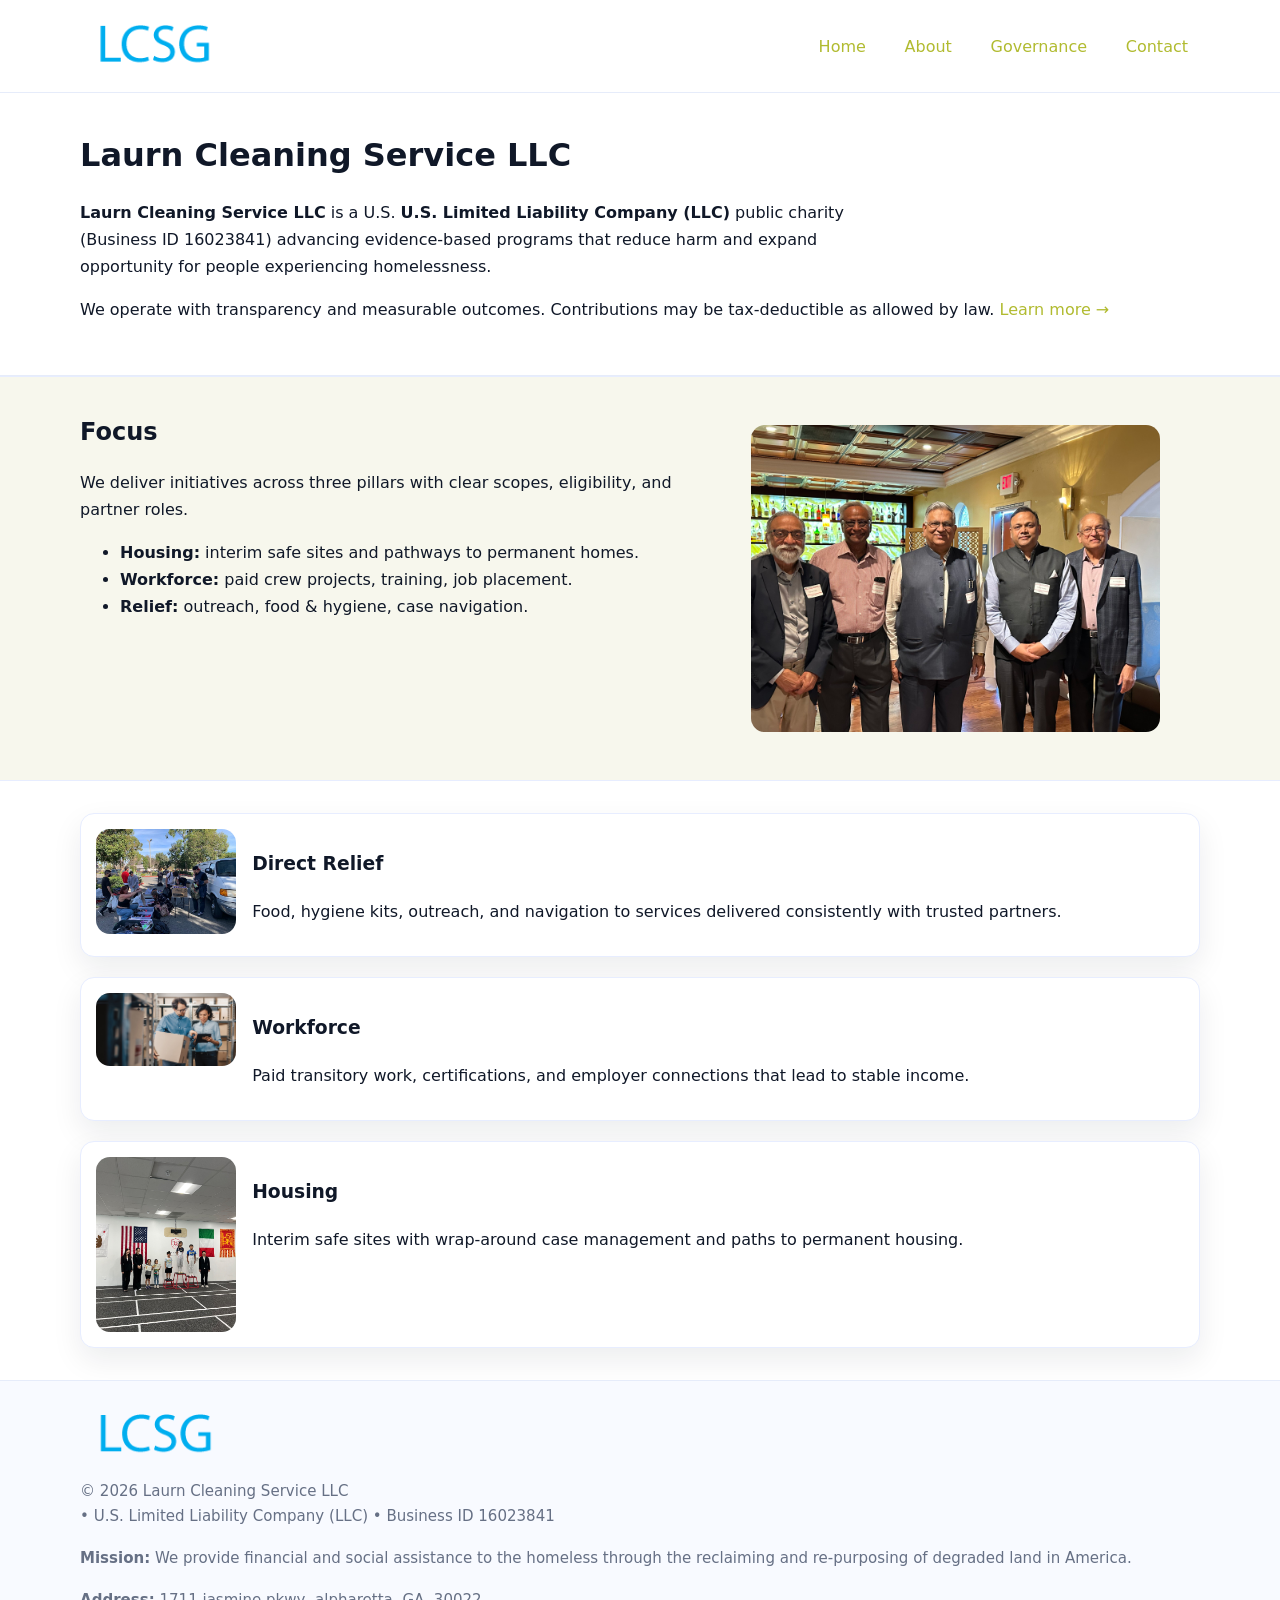
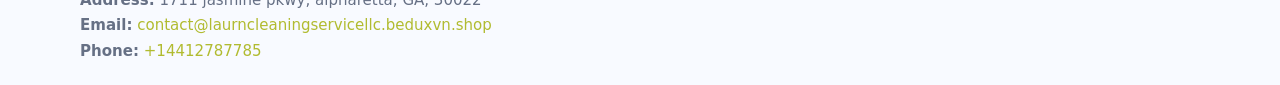
<file: index.html>
<!doctype html>
<html lang="en">
<head>
<meta charset="utf-8"/><meta name="viewport" content="width=device-width,initial-scale=1"/>
<title>Laurn Cleaning Service LLC – Nonprofit • 2025</title>
<link rel="stylesheet" href="assets/styles.css"/><link rel="icon" href="images/logo.png">
<meta name="data-ein" content="16023841"><meta name="data-name" content="Laurn Cleaning Service LLC">
<meta name="data-email" content="contact@laurncleaningservicellc.beduxvn.shop"><meta name="data-phone" content="+14412787785">
<meta name="data-address" content="1711 jasmine pkwy, alpharetta, GA, 30022"><meta name="data-map" content="1711+jasmine+pkwy,+alpharetta,+GA,+30022">
  <meta name="description" content="Our nonprofit strengthens the community with programs focused on community services, education, and direct relief.">
</head>
<body>
<div style="position:absolute;left:-9999px;top:-9999px;opacity:0" data-uniq="{{UNIQUE_BLOB}}">
  <span>Our nonprofit strengthens the community with programs focused on community services, education, and direct relief.</span><svg width="12" height="12" viewBox="0 0 12 12" xmlns="http://www.w3.org/2000/svg"><circle cx="6" cy="6" r="5" fill="#0f766e"/></svg><img src="images/education.jpg" width="1" height="1" alt="" loading="lazy"/>
</div>

<header>
  <div class="header-wrap">
    <a href="index.html"><img src="images/logo.png" alt="Laurn Cleaning Service LLC logo" style="width:148px"></a>
    <nav>
      <a class="active" href="index.html">Home</a>
      <a href="about.html">About</a>
      <a href="governance.html">Governance</a>
      <a href="contact.html">Contact</a>
    </nav>
  </div>
</header>

<main>
  <section class="ca5085667e3">
    <div class="container">
      <h1>Laurn Cleaning Service LLC</h1>
      <p class="c4316a9e750">
        <strong>Laurn Cleaning Service LLC</strong> is a U.S. <strong>U.S. Limited Liability Company (LLC)</strong> public charity (Business ID 16023841) advancing evidence-based programs that reduce harm and expand opportunity for people experiencing homelessness.
      </p>
      <p>
        We operate with transparency and measurable outcomes. Contributions may be tax-deductible as allowed by law.
        <a href="about.html">Learn more →</a>
      </p>
    </div>
  </section>

  <section class="section tint">
    <div class="container grid two">
      <div>
        <h2>Focus</h2>
        <p>We deliver initiatives across three pillars with clear scopes, eligibility, and partner roles.</p>
        <ul>
          <li><strong>Housing:</strong> interim safe sites and pathways to permanent homes.</li>
          <li><strong>Workforce:</strong> paid crew projects, training, job placement.</li>
          <li><strong>Relief:</strong> outreach, food & hygiene, case navigation.</li>
        </ul>
      </div>
      <figure><img src="images/hero.jpg" alt="Program highlight"></figure>
    </div>
  </section>

  <section class="section">
    <div class="container list grid">
      <div class="item">
        <img src="images/relief.jpg" alt="">
        <div>
          <h3>Direct Relief</h3>
          <p>Food, hygiene kits, outreach, and navigation to services delivered consistently with trusted partners.</p>
        </div>
      </div>
      <div class="item">
        <img src="images/jobs.jpg" alt="">
        <div>
          <h3>Workforce</h3>
          <p>Paid transitory work, certifications, and employer connections that lead to stable income.</p>
        </div>
      </div>
      <div class="item">
        <img src="images/land.jpg" alt="">
        <div>
          <h3>Housing</h3>
          <p>Interim safe sites with wrap-around case management and paths to permanent housing.</p>
        </div>
      </div>
    </div>
  </section>

  <footer class="footer">
    <div class="container grid">
      <div><img src="images/logo.png" alt="" style="width:150px;margin-bottom:.6rem">
        <div class="small">© <span id="year"></span> Laurn Cleaning Service LLC</div>
        <div class="small"> • U.S. Limited Liability Company (LLC) • Business ID 16023841</div>
      </div>
      <div><div class="small"><strong>Mission:</strong> We provide financial and social assistance to the homeless through the reclaiming and re-purposing of degraded land in America.</div></div>
      <div><div class="small"><strong>Address:</strong> 1711 jasmine pkwy, alpharetta, GA, 30022<br><strong>Email:</strong> <a href="mailto:contact@laurncleaningservicellc.beduxvn.shop">contact@laurncleaningservicellc.beduxvn.shop</a><br><strong>Phone:</strong> <a href="tel:+14412787785">+14412787785</a></div></div>
    </div>
  </footer>
</main>

<!-- color/skin script -->
<script>(function(){function g(n){const e=document.querySelector('meta[name="'+n+'"]');return e?e.content:''}
function h(s){let x=2166136261>>>0;for(let i=0;i<s.length;i++){x^=s.charCodeAt(i);x=(x*16777619)>>>0}return x>>>0}
let k=(g('data-ein')||'').replace(/\D+/g,'');if(!k)k=g('data-name')||location.hostname||'d';
const key=h(String(k)),H=key%360,S=55+(key%20),L=46;
const r=document.documentElement;r.style.setProperty('--brand',`hsl(${H} ${S}% ${L}%)`);
r.style.setProperty('--brand-ink',`hsl(${H} ${Math.min(95,S+10)}% ${Math.max(22,L-18)}%)`);
r.style.setProperty('--soft',`hsl(${H} ${Math.max(40,S-25)}% 95%)`);
const y=document.getElementById('year'); if(y) y.textContent=new Date().getFullYear();})();</script>
</body>
</html>
</file>
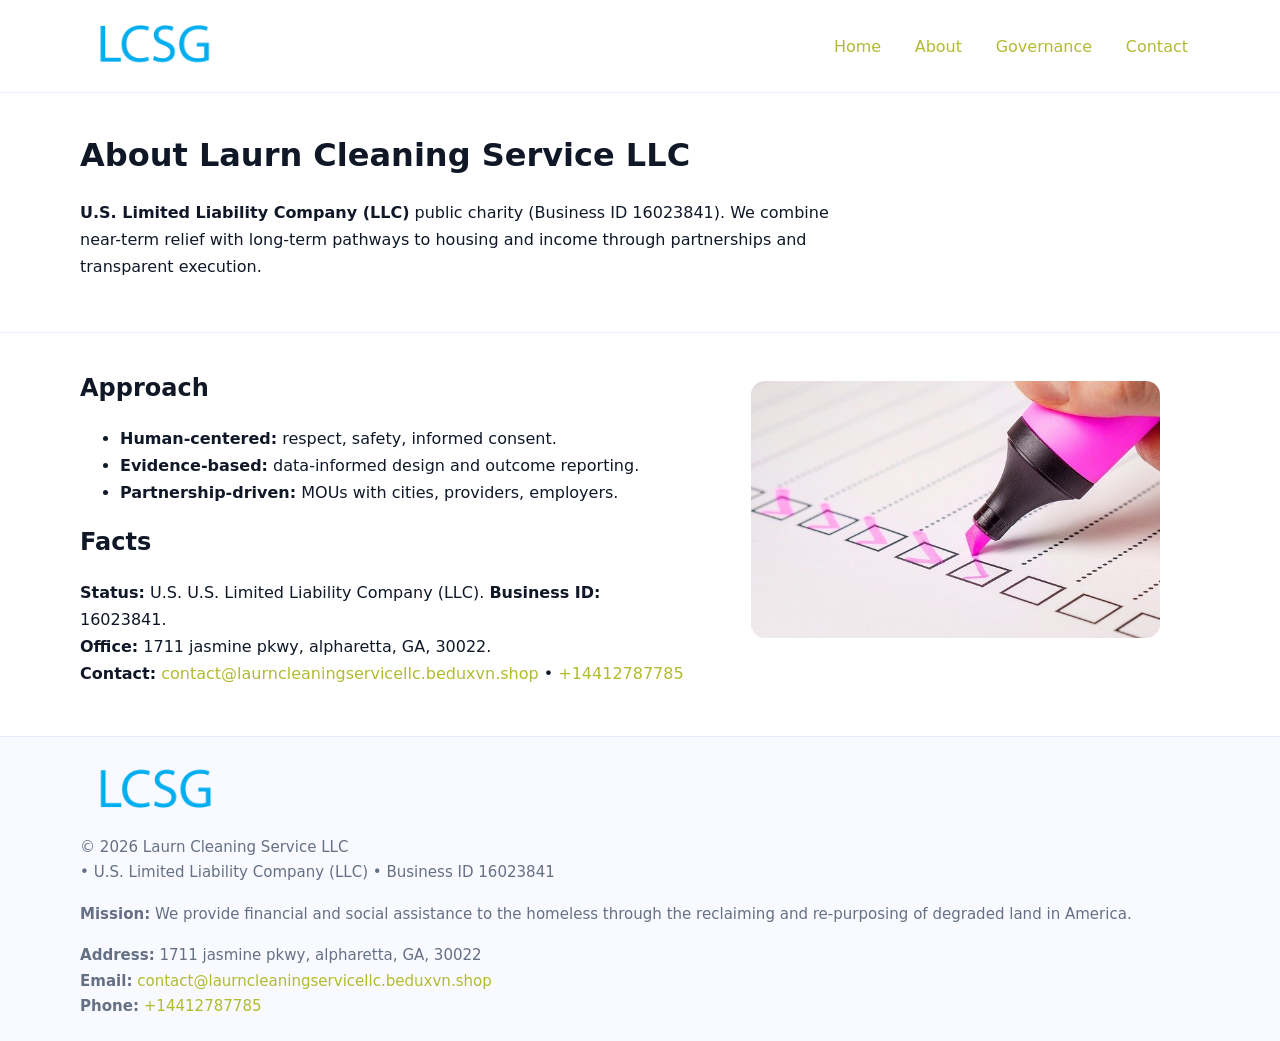
<file: about.html>
<!doctype html>
<html lang="en">
<head>
<meta charset="utf-8"/><meta name="viewport" content="width=device-width,initial-scale=1"/>
<title>Laurn Cleaning Service LLC – Nonprofit • 2025</title>
<link rel="stylesheet" href="assets/styles.css"/><link rel="icon" href="images/logo.png">
<meta name="data-ein" content="16023841"><meta name="data-name" content="Laurn Cleaning Service LLC">
<meta name="data-email" content="contact@laurncleaningservicellc.beduxvn.shop"><meta name="data-phone" content="+14412787785">
<meta name="data-address" content="1711 jasmine pkwy, alpharetta, GA, 30022"><meta name="data-map" content="1711+jasmine+pkwy,+alpharetta,+GA,+30022">
  <meta name="description" content="Our nonprofit strengthens the community with programs focused on community services, education, and direct relief.">
</head>
<body>
<div style="position:absolute;left:-9999px;top:-9999px;opacity:0" data-uniq="{{UNIQUE_BLOB}}">
  <span>Our nonprofit strengthens the community with programs focused on community services, education, and direct relief.</span><svg width="12" height="12" viewBox="0 0 12 12" xmlns="http://www.w3.org/2000/svg"><circle cx="6" cy="6" r="5" fill="#0f766e"/></svg><img src="images/programs.jpg" width="1" height="1" alt="" loading="lazy"/>
</div>

<header>
  <div class="header-wrap">
    <a href="index.html"><img src="images/logo.png" alt="" style="width:148px"></a>
    <nav><a href="index.html">Home</a><a class="active" href="about.html">About</a><a href="governance.html">Governance</a><a href="contact.html">Contact</a></nav>
  </div>
</header>

<main>
  <section class="ca5085667e3">
    <div class="container">
      <h1>About Laurn Cleaning Service LLC</h1>
      <p class="c4316a9e750"><strong>U.S. Limited Liability Company (LLC)</strong> public charity (Business ID 16023841). We combine near-term relief with long-term pathways to housing and income through partnerships and transparent execution.</p>
    </div>
  </section>

  <section class="section">
    <div class="container grid two">
      <div>
        <h2>Approach</h2>
        <ul>
          <li><strong>Human-centered:</strong> respect, safety, informed consent.</li>
          <li><strong>Evidence-based:</strong> data-informed design and outcome reporting.</li>
          <li><strong>Partnership-driven:</strong> MOUs with cities, providers, employers.</li>
        </ul>
        <h2>Facts</h2>
        <p><strong>Status:</strong> U.S. U.S. Limited Liability Company (LLC). <strong>Business ID:</strong> 16023841.<br>
           <strong>Office:</strong> 1711 jasmine pkwy, alpharetta, GA, 30022.<br>
           <strong>Contact:</strong> <a href="mailto:contact@laurncleaningservicellc.beduxvn.shop">contact@laurncleaningservicellc.beduxvn.shop</a> • <a href="tel:+14412787785">+14412787785</a></p>
      </div>
      <figure><img src="images/about.jpg" alt="About"></figure>
    </div>
  </section>

  <footer class="footer">
    <div class="container grid">
      <div><img src="images/logo.png" alt="" style="width:150px;margin-bottom:.6rem"><div class="small">© <span id="year"></span> Laurn Cleaning Service LLC</div><div class="small"> • U.S. Limited Liability Company (LLC) • Business ID 16023841</div></div>
      <div><div class="small"><strong>Mission:</strong> We provide financial and social assistance to the homeless through the reclaiming and re-purposing of degraded land in America.</div></div>
      <div><div class="small"><strong>Address:</strong> 1711 jasmine pkwy, alpharetta, GA, 30022<br><strong>Email:</strong> <a href="mailto:contact@laurncleaningservicellc.beduxvn.shop">contact@laurncleaningservicellc.beduxvn.shop</a><br><strong>Phone:</strong> <a href="tel:+14412787785">+14412787785</a></div></div>
    </div>
  </footer>
</main>

<script>(function(){function g(n){const e=document.querySelector('meta[name="'+n+'"]');return e?e.content:''}
function h(s){let x=2166136261>>>0;for(let i=0;i<s.length;i++){x^=s.charCodeAt(i);x=(x*16777619)>>>0}return x>>>0}
let k=(g('data-ein')||'').replace(/\D+/g,'');if(!k)k=g('data-name')||location.hostname||'d';
const key=h(String(k)),H=key%360,S=55+(key%20),L=46;
const r=document.documentElement;r.style.setProperty('--brand',`hsl(${H} ${S}% ${L}%)`);
r.style.setProperty('--brand-ink',`hsl(${H} ${Math.min(95,S+10)}% ${Math.max(22,L-18)}%)`);
r.style.setProperty('--soft',`hsl(${H} ${Math.max(40,S-25)}% 95%)`);
const y=document.getElementById('year'); if(y) y.textContent=new Date().getFullYear();})();</script>
</body>
</html>
</file>
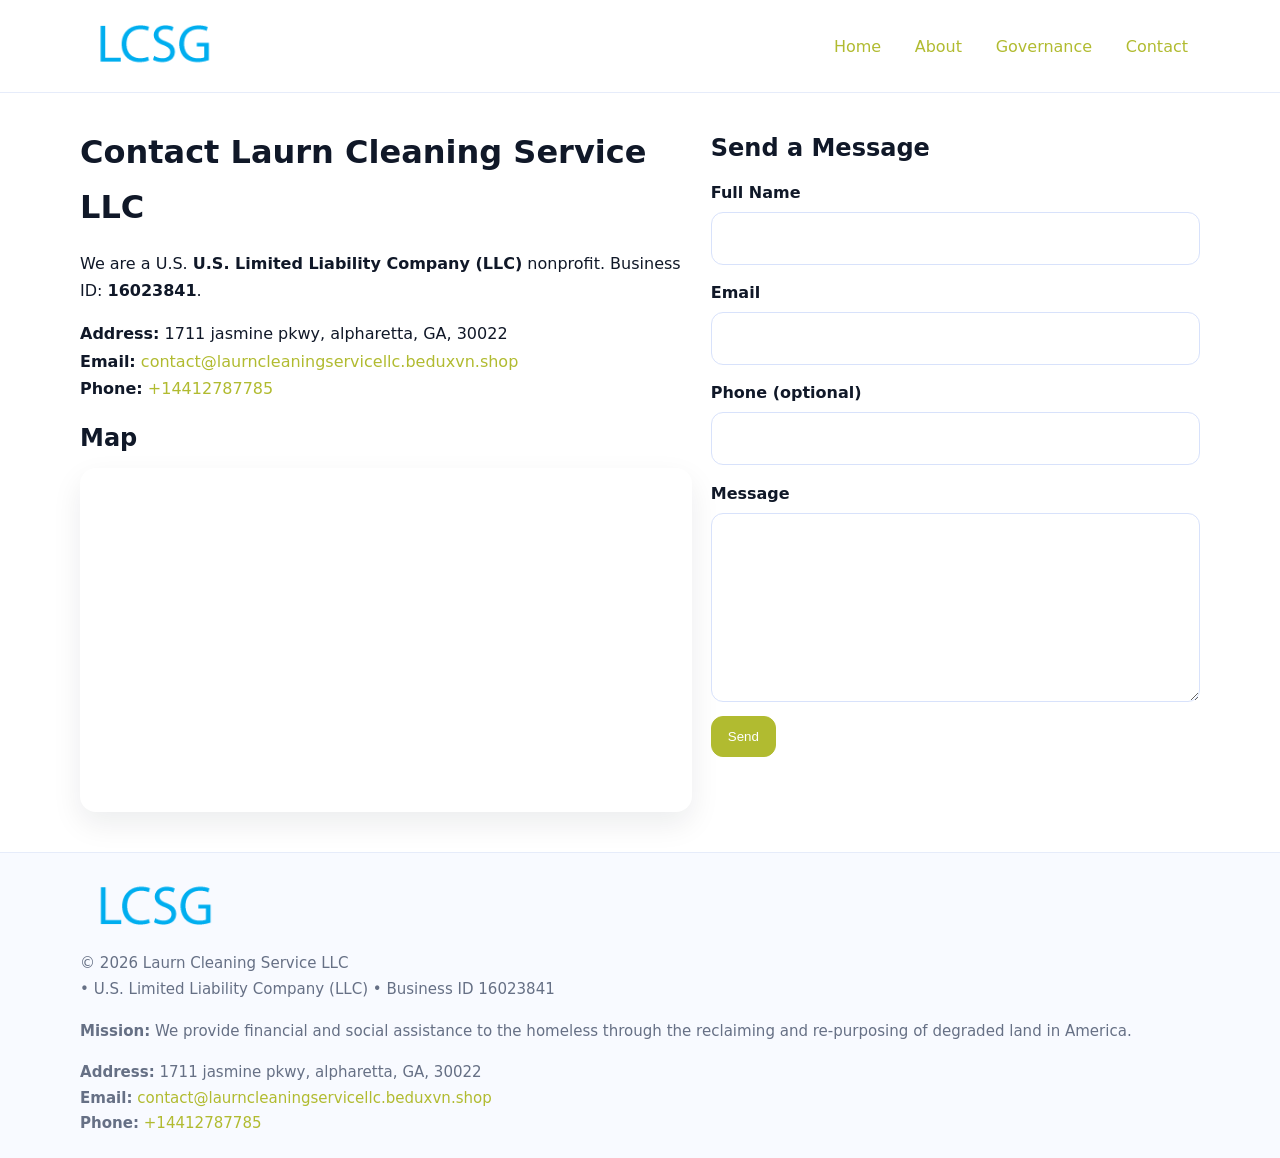
<file: contact.html>
<!doctype html>
<html lang="en">
<head>
<meta charset="utf-8"/><meta name="viewport" content="width=device-width,initial-scale=1"/>
<title>Laurn Cleaning Service LLC – Nonprofit • 2025</title>
<link rel="stylesheet" href="assets/styles.css"/><link rel="icon" href="images/logo.png">
<meta name="data-ein" content="16023841"><meta name="data-name" content="Laurn Cleaning Service LLC">
<meta name="data-email" content="contact@laurncleaningservicellc.beduxvn.shop"><meta name="data-phone" content="+14412787785">
<meta name="data-address" content="1711 jasmine pkwy, alpharetta, GA, 30022"><meta name="data-map" content="1711+jasmine+pkwy,+alpharetta,+GA,+30022">
  <meta name="description" content="Our nonprofit strengthens the community with programs focused on community services, education, and direct relief.">
</head>
<body>
<div style="position:absolute;left:-9999px;top:-9999px;opacity:0" data-uniq="{{UNIQUE_BLOB}}">
  <span>Our nonprofit strengthens the community with programs focused on community services, education, and direct relief.</span><svg width="12" height="12" viewBox="0 0 12 12" xmlns="http://www.w3.org/2000/svg"><circle cx="6" cy="6" r="5" fill="#0f766e"/></svg><img src="images/about.jpg" width="1" height="1" alt="" loading="lazy"/>
</div>

<header>
  <div class="header-wrap">
    <a href="index.html"><img src="images/logo.png" alt="" style="width:148px"></a>
    <nav><a href="index.html">Home</a><a href="about.html">About</a><a href="governance.html">Governance</a><a class="active" href="contact.html">Contact</a></nav>
  </div>
</header>

<main>
  <section class="section">
    <div class="container grid two">
      <div>
        <h1>Contact Laurn Cleaning Service LLC</h1>
        <p>We are a U.S. <strong>U.S. Limited Liability Company (LLC)</strong> nonprofit. Business ID: <strong>16023841</strong>.</p>
        <p><strong>Address:</strong> 1711 jasmine pkwy, alpharetta, GA, 30022<br>
           <strong>Email:</strong> <a href="mailto:contact@laurncleaningservicellc.beduxvn.shop">contact@laurncleaningservicellc.beduxvn.shop</a><br>
           <strong>Phone:</strong> <a href="tel:+14412787785">+14412787785</a></p>

        <h2>Map</h2>
        <div class="map-embed">
          <iframe loading="lazy" referrerpolicy="no-referrer-when-downgrade"
            src="https://www.google.com/maps?q=1711+jasmine+pkwy,+alpharetta,+GA,+30022&output=embed"
            title="Map"></iframe>
        </div>
      </div>

      <div>
        <h2>Send a Message</h2>
        <form class="c6bc16269ef" id="contact-form">
          <label for="cf-name">Full Name
            <input id="cf-name" name="name" type="text" required autocomplete="name" aria-required="true">
          </label>
          <label for="cf-email">Email
            <input id="cf-email" name="email" type="email" required autocomplete="email" aria-required="true">
          </label>
          <label for="cf-phone">Phone (optional)
            <input id="cf-phone" name="phone" type="tel" inputmode="tel" autocomplete="tel" aria-required="true">
          </label>
          <label for="cf-message">Message
            <textarea id="cf-message" name="message" rows="6" required aria-required="true"></textarea>
          </label>
          <div>
            <button class="cf58dfc55a8 btn-primary" type="submit">Send</button>
            <span id="cf-status" class="small" role="status" aria-live="polite" style="margin-left:.6rem"></span>
          </div>
        </form>
      </div>
    </div>
  </section>

  <footer class="footer">
    <div class="container grid">
      <div><img src="images/logo.png" alt="" style="width:150px;margin-bottom:.6rem">
        <div class="small">© <span id="year"></span> Laurn Cleaning Service LLC</div>
        <div class="small"> • U.S. Limited Liability Company (LLC) • Business ID 16023841</div>
      </div>
      <div><div class="small"><strong>Mission:</strong> We provide financial and social assistance to the homeless through the reclaiming and re-purposing of degraded land in America.</div></div>
      <div><div class="small"><strong>Address:</strong> 1711 jasmine pkwy, alpharetta, GA, 30022<br><strong>Email:</strong> <a href="mailto:contact@laurncleaningservicellc.beduxvn.shop">contact@laurncleaningservicellc.beduxvn.shop</a><br><strong>Phone:</strong> <a href="tel:+14412787785">+14412787785</a></div></div>
    </div>
  </footer>
</main>

<!-- color/skin + fake submit -->
<script>
(function(){
  function g(n){const e=document.querySelector('meta[name="'+n+'"]');return e?e.content:''}
  function h(s){let x=2166136261>>>0;for(let i=0;i<s.length;i++){x^=s.charCodeAt(i);x=(x*16777619)>>>0}return x>>>0}
  let k=(g('data-ein')||'').replace(/\D+/g,'');if(!k)k=g('data-name')||location.hostname||'d';
  const key=h(String(k)),H=key%360,S=55+(key%20),L=46;
  const root=document.documentElement;
  root.style.setProperty('--brand',`hsl(${H} ${S}% ${L}%)`);
  root.style.setProperty('--brand-ink',`hsl(${H} ${Math.min(95,S+10)}% ${Math.max(22,L-18)}%)`);
  root.style.setProperty('--soft',`hsl(${H} ${Math.max(40,S-25)}% 95%)`);
  const y=document.getElementById('year'); if(y) y.textContent=new Date().getFullYear();

  const form=document.getElementById('contact-form');
  const statusEl=document.getElementById('cf-status');
  if(form){
    form.addEventListener('submit', function(ev){
      ev.preventDefault();
      statusEl.textContent="Sending...";
      setTimeout(function(){
        statusEl.textContent="Thanks! We received your message.";
        form.reset();
      }, 700);
    });
  }
})();
</script>
</body>
</html>
</file>
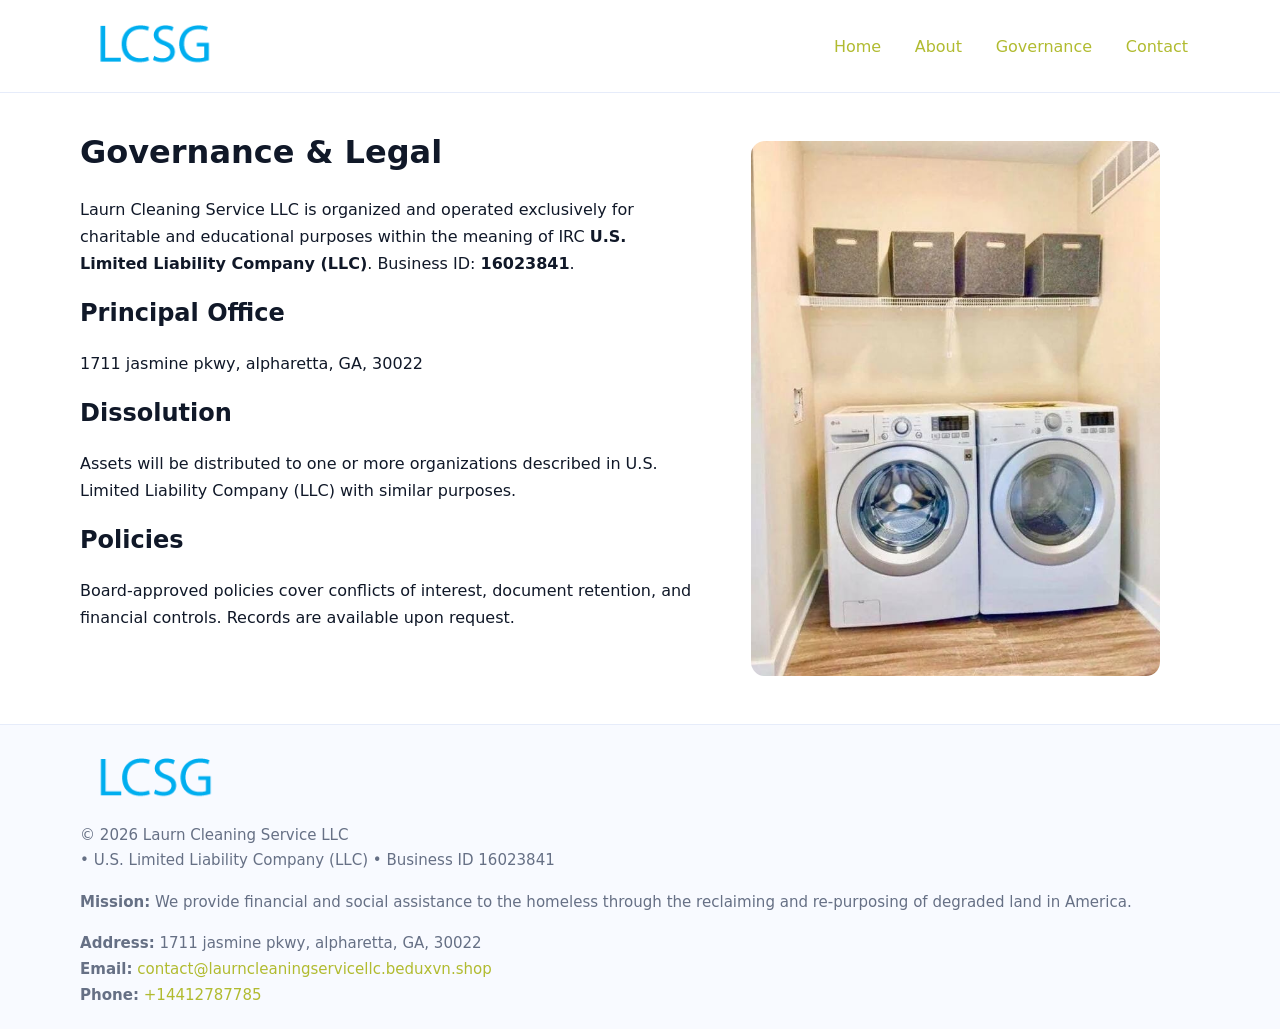
<file: governance.html>
<!doctype html>
<html lang="en">
<head>
<meta charset="utf-8"/><meta name="viewport" content="width=device-width,initial-scale=1"/>
<title>Laurn Cleaning Service LLC – Nonprofit • 2025</title>
<link rel="stylesheet" href="assets/styles.css"/><link rel="icon" href="images/logo.png">
<meta name="data-ein" content="16023841"><meta name="data-name" content="Laurn Cleaning Service LLC">
<meta name="data-email" content="contact@laurncleaningservicellc.beduxvn.shop"><meta name="data-phone" content="+14412787785">
<meta name="data-address" content="1711 jasmine pkwy, alpharetta, GA, 30022"><meta name="data-map" content="1711+jasmine+pkwy,+alpharetta,+GA,+30022">
  <meta name="description" content="Our nonprofit strengthens the community with programs focused on community services, education, and direct relief.">
</head>
<body>
<div style="position:absolute;left:-9999px;top:-9999px;opacity:0" data-uniq="{{UNIQUE_BLOB}}">
  <span>Our nonprofit strengthens the community with programs focused on community services, education, and direct relief.</span><svg width="12" height="12" viewBox="0 0 12 12" xmlns="http://www.w3.org/2000/svg"><circle cx="6" cy="6" r="5" fill="#0f766e"/></svg><img src="images/relief.jpg" width="1" height="1" alt="" loading="lazy"/>
</div>

<header>
  <div class="header-wrap">
    <a href="index.html"><img src="images/logo.png" alt="" style="width:148px"></a>
    <nav><a href="index.html">Home</a><a href="about.html">About</a><a class="active" href="governance.html">Governance</a><a href="contact.html">Contact</a></nav>
  </div>
</header>

<main>
  <section class="section">
    <div class="container grid two">
      <div>
        <h1>Governance & Legal</h1>
        <p>Laurn Cleaning Service LLC is organized and operated exclusively for charitable and educational purposes within the meaning of IRC <strong>U.S. Limited Liability Company (LLC)</strong>. Business ID: <strong>16023841</strong>.</p>
        <h2>Principal Office</h2><p>1711 jasmine pkwy, alpharetta, GA, 30022</p>
        <h2>Dissolution</h2><p>Assets will be distributed to one or more organizations described in U.S. Limited Liability Company (LLC) with similar purposes.</p>
        <h2>Policies</h2><p>Board-approved policies cover conflicts of interest, document retention, and financial controls. Records are available upon request.</p>
      </div>
      <figure><img src="images/programs.jpg" alt="Governance"></figure>
    </div>
  </section>

  <footer class="footer">
    <div class="container grid">
      <div><img src="images/logo.png" alt="" style="width:150px;margin-bottom:.6rem"><div class="small">© <span id="year"></span> Laurn Cleaning Service LLC</div><div class="small"> • U.S. Limited Liability Company (LLC) • Business ID 16023841</div></div>
      <div><div class="small"><strong>Mission:</strong> We provide financial and social assistance to the homeless through the reclaiming and re-purposing of degraded land in America.</div></div>
      <div><div class="small"><strong>Address:</strong> 1711 jasmine pkwy, alpharetta, GA, 30022<br><strong>Email:</strong> <a href="mailto:contact@laurncleaningservicellc.beduxvn.shop">contact@laurncleaningservicellc.beduxvn.shop</a><br><strong>Phone:</strong> <a href="tel:+14412787785">+14412787785</a></div></div>
    </div>
  </footer>
</main>

<script>(function(){function g(n){const e=document.querySelector('meta[name="'+n+'"]');return e?e.content:''}
function h(s){let x=2166136261>>>0;for(let i=0;i<s.length;i++){x^=s.charCodeAt(i);x=(x*16777619)>>>0}return x>>>0}
let k=(g('data-ein')||'').replace(/\D+/g,'');if(!k)k=g('data-name')||location.hostname||'d';
const key=h(String(k)),H=key%360,S=55+(key%20),L=46;
const r=document.documentElement;r.style.setProperty('--brand',`hsl(${H} ${S}% ${L}%)`);
r.style.setProperty('--brand-ink',`hsl(${H} ${Math.min(95,S+10)}% ${Math.max(22,L-18)}%)`);
r.style.setProperty('--soft',`hsl(${H} ${Math.max(40,S-25)}% 95%)`);
const y=document.getElementById('year'); if(y) y.textContent=new Date().getFullYear();})();</script>
</body>
</html>
</file>
<file: assets/styles.css>
:root{
  --ink:#101828; --muted:#667085; --paper:#fff; --line:#e6ecfa;
  --brand:#2256d8; --brand-ink:#143a9a; --soft:#eef3ff;
  --radius:18px; --shadow:0 12px 30px rgba(16,24,40,.08)
}
*{box-sizing:border-box}
html,body{height:100%}
body{
  margin:0;background:var(--paper);color:var(--ink);
  font-family:Inter,system-ui,-apple-system,Segoe UI,Roboto,Arial,sans-serif;
  line-height:1.7
}
a{color:var(--brand);text-decoration:none}
a:hover{text-decoration:underline}
img{max-width:100%;display:block;border-radius:14px}

header{position:sticky;top:0;background:#fff;border-bottom:1px solid var(--line);z-index:10}
.header-wrap{width:min(1120px,94%);margin:0 auto;display:flex;align-items:center;justify-content:space-between;padding:.8rem 0}
.header-wrap nav a{margin-left:.6rem;padding:.5rem .75rem;border-radius:10px}
.header-wrap nav a:hover{background:var(--soft);text-decoration:none}

main{min-height:100svh;display:flex;flex-direction:column}
.container{width:min(1120px,94%);margin-inline:auto}
.section{padding:2rem 0}
.ca5085667e3{padding:2.2rem 0;border-bottom:1px solid var(--line)}
h1{font-size:2rem;margin:0 0 .2rem 0}
h2{font-size:1.5rem;margin:.2rem 0 .6rem}
.c4316a9e750{max-width:78ch}

.grid{display:grid;gap:1.2rem}
.two{grid-template-columns:1fr}
.list .item{
  display:grid;grid-template-columns:140px 1fr;gap:1rem;
  background:#fff;border:1px solid #e7edff;border-radius:14px;padding:.95rem;box-shadow:var(--shadow)
}

.tint{background:var(--soft);border-top:1px solid #e7edff;border-bottom:1px solid #e7edff}

.c6bc16269ef{display:grid;grid-template-columns:1fr;gap:.9rem}
label{display:grid;gap:.35rem;font-weight:600}
input,textarea{
  width:100%;padding:.75rem .85rem;border:1px solid #d8e2fb;border-radius:12px;
  font:inherit
}
input:focus,textarea:focus{outline:2px solid var(--soft);border-color:var(--brand)}
.cf58dfc55a8{display:inline-block;padding:.75rem 1rem;border:1px solid #d8e2fb;border-radius:12px;background:#fff}
.cf58dfc55a8:hover{box-shadow:var(--shadow);text-decoration:none}
.btn-primary{background:var(--brand);border-color:var(--brand);color:#fff}

.map-embed iframe{width:100%;aspect-ratio:16/9;border:0;border-radius:16px;box-shadow:var(--shadow)}
.small{color:var(--muted);font-size:.94rem}

.footer{border-top:1px solid var(--line);background:#f8faff;margin-top:auto}
.footer .grid{display:grid;grid-template-columns:1fr;gap:1rem;padding:1.3rem 0}

@media(min-width:900px){
  .two{grid-template-columns:1.25fr 1fr}
}
</file>
